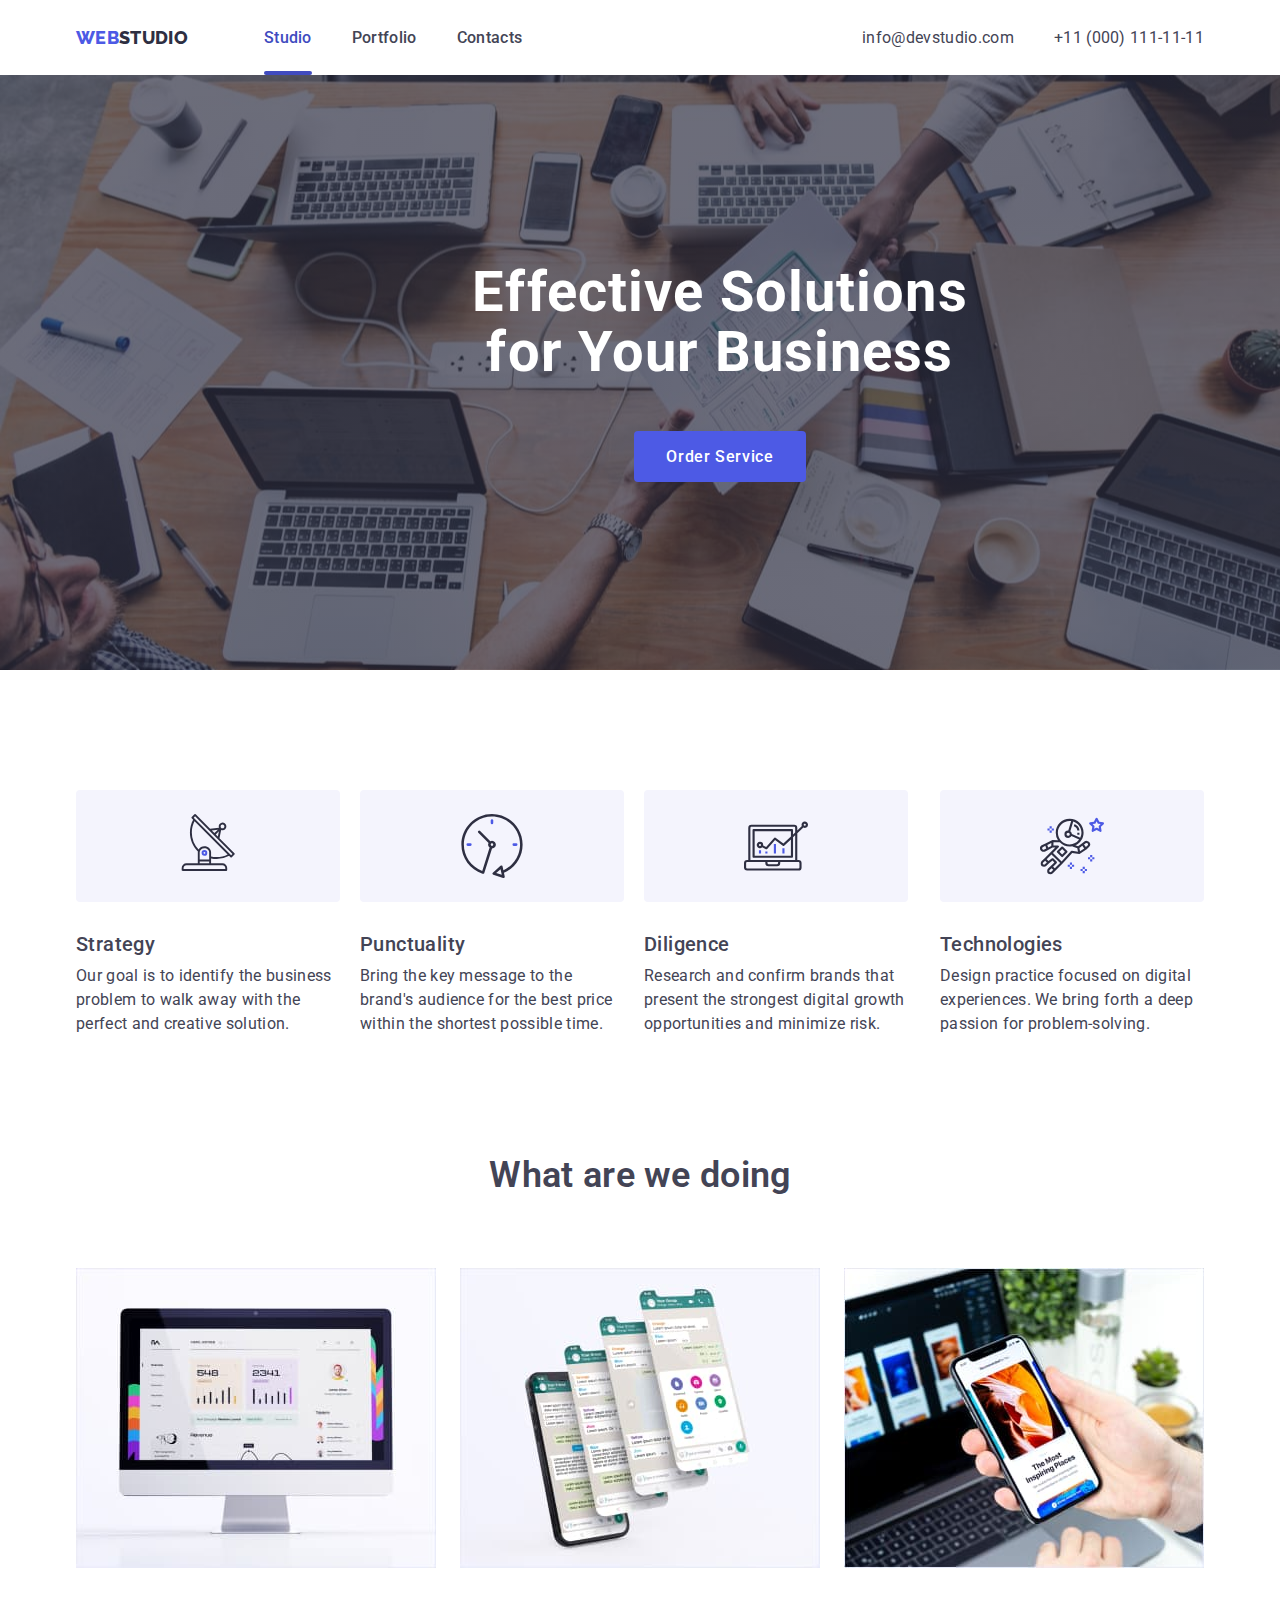
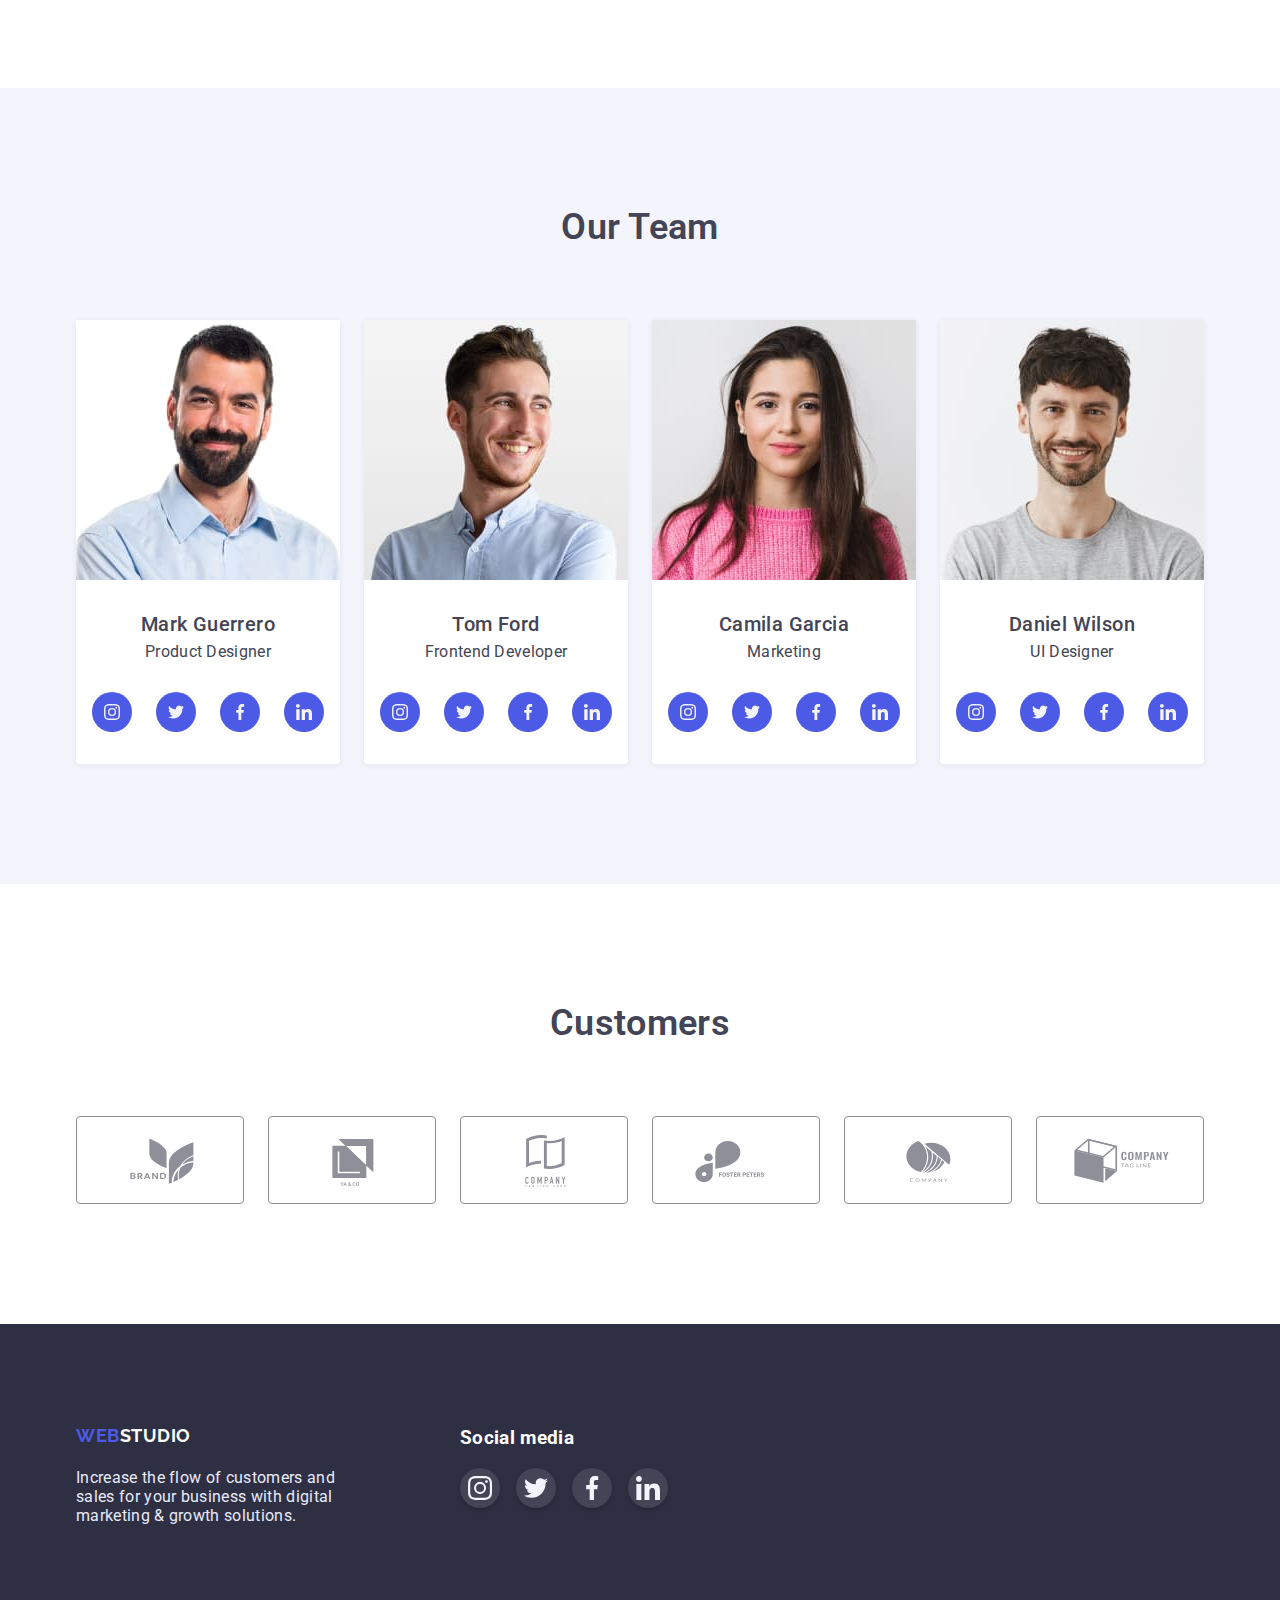
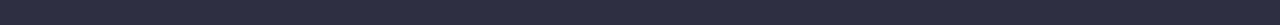
<file: index.html>
<!DOCTYPE html>
<html lang="en">
  <head>
    <meta charset="UTF-8" />
    <meta http-equiv="X-UA-Compatible" content="IE=edge" />
    <meta name="viewport" content="width=device-width, initial-scale=1.0" />
    <link
      rel="stylesheet"
      href="https://cdn.jsdelivr.net/npm/modern-normalize@1.1.0/modern-normalize.min.css"/>
    <link rel="stylesheet" href="./css/styles.css" />
    <link rel="preconnect" href="https://fonts.googleapis.com" />
    <link rel="preconnect" href="https://fonts.gstatic.com" crossorigin />
    <link href="https://fonts.googleapis.com/css2?family=Raleway:wght@800&family=Roboto:wght@400;500;700;900&display=swap" rel="stylesheet"/>
    
    <title>Web-Studio-(Version-3.0)</title>
  </head>


  <body class="body-site">
    <!--шапка сайту  -->
    <header class="header">
      <div class="container header-container">
        <nav class="header-nav">
          <a href="./index.html" id="logo" class="logos">
            <span class="logos-color">Web</span>Studio</a
          >
          <ul class="header-list list">
            <li class="header-item"><a class="header-link active link" href="./index.html">Studio</a></li>
            <li class="header-item">
              <a class="header-link link" href="./portfolio.html">Portfolio</a>
            </li>
            <li class="header-item"><a class="header-link link" href="./index.html">Contacts</a></li>
          </ul>
        </nav>
        <ul class="contacts-list list">
          <li>
            <a class="contacts link" href="mailto:info@devstudio.com">info@devstudio.com</a>
          </li>
          <li>
            <a class="contacts link" href="tel:+110001111111">+11 (000) 111-11-11</a>
          </li>
        </ul>
      </div>
    </header>

    <main class="main-site">
      <!-- секція 1 hero -->
      <section class="hero">
        <div class="container">
          <h1 class="hero-title">Effective Solutions for Your Business</h1>
          <button class="hero-btn btn" type="button" data-modal-open>Order Service</button>
        </div>
      </section>
        <div class="backdrop is-hidden" data-modal>
          <div class="modal">
            <button type="button" class="modal-bt-close" data-modal-close>
              <svg class="icon-vector">
                <use href="./images/icons.svg#close"></use>
              </svg>
            </button>
          </div>
        </div>
        
      <!-- секція 2 -->
      <section class="preference-content">
        <div class="container">
          <h2 class="visualy-hidden">webstudio</h2>
          <ul class="preference-list list">
            <li class="preference-item">
              <div class="icon-box">
                <svg class="icon">
                  <use href="./images/icons.svg#icon-strategy"></use>
                </svg>
              </div>
              <h3 class="preference-title title-second">Strategy</h3>
              <p class="preference-text">
                Our goal is to identify the business problem to walk away with the perfect and
                creative solution.
              </p>
            </li>
            <li class="preference-item">
              <div class="icon-box">
                <svg class="icon">
                  <use href="./images/icons.svg#icon-punctuality"></use>
                </svg>
              </div>
              <h3 class="preference-title title-second">Punctuality</h3>
              <p class="preference-text">
                Bring the key message to the brand's audience for the best price within the shortest
                possible time.
              </p>
            </li>
            <li class="preference-item">
              <div class="icon-box">
                <svg class="icon">
                  <use href="./images/icons.svg#icon-diligence"></use>
                </svg>
              </div>
              <h3 class="preference-title title-second">Diligence</h3>
              <p class="preference-text">
                Research and confirm brands that present the strongest digital growth opportunities
                and minimize risk.
              </p>
            </li>
            <li class="preference-item">
              <div class="icon-box">
                <svg class="icon">
                  <use href="./images/icons.svg#icon-technologies"></use>
                </svg>
              </div>
              <h3 class="preference-title title-second">Technologies</h3>
              <p class="preference-text">
                Design practice focused on digital experiences. We bring forth a deep passion for
                problem-solving.
              </p>
            </li>
          </ul>
        </div>
      </section>

      <!-- секція 3 -->
      <section class="work-content">
        <div class="container">
          <h2 class="title-first">What are we doing</h2>
          <ul class="work-list list">
            <li class="work-list-item">
              <img src="./images/img1.jpg" alt="siemple work_№1" width="360" height="300" />
            </li>
            <li class="work-list-item">
              <img src="./images/img2.jpg" alt="siemple work_№2" width="360" height="300" />
            </li>
            <li class="work-list-item">
              <img src="./images/img3.jpg" alt="siemple work_№3" width="360" height="300" />
            </li>
          </ul>
        </div>
      </section>

      <!-- секція 4 -->
      <section class="team-content">
        <div class="container">
          <h2 class="title-first">Our Team</h2>
          <ul class="team-list list">
            <li class="team-list-item">
              <img src="./images/mark.jpg" width="264" height="260" alt="photo by Mark Guerrero" />
              <div class="item-text">
                <h3 class="text-card">Mark Guerrero</h3>
                <p class="text-card-item">Product Designer</p>
              </div>
              <ul class="soc-list list">
                <li class="soc-item">
                  <a class="soc-item-link" href="">
                    <svg class="soc-item-icon" width="16" height="16">
                      <use href="./images/icons.svg#icon-instagram"></use>
                    </svg>
                  </a>
                </li>
                <li class="soc-item">
                  <a class="soc-item-link" href=""
                    ><svg class="soc-item-icon" width="16" height="16">
                      <use href="./images/icons.svg#icon-twitter"></use>
                    </svg>
                  </a>
                </li>
                <li class="soc-item">
                  <a class="soc-item-link" href="">
                    <svg class="soc-item-icon" width="16" height="16">
                      <use href="./images/icons.svg#icon-fb"></use>
                    </svg>
                  </a>
                </li>
                <li class="soc-item">
                  <a class="soc-item-link" href=""><svg class="soc-item-icon" width="16" height="16">
                      <use href="./images/icons.svg#icon-linkedin"></use>
                    </svg>
                  </a>
                </li>
              </ul>
            </li>
            <li class="team-list-item">
              <img src="./images/tom.jpg" width="264" height="260" alt="photo by Tom Ford" />
              <div class="item-text">
                <h3 class="text-card">Tom Ford</h3>
                <p class="text-card-item">Frontend Developer</p>
              </div>
              <ul class="soc-list list">
                <li class="soc-item">
                  <a class="soc-item-link" href="">
                    <svg class="soc-item-icon" width="16" height="16">
                      <use href="./images/icons.svg#icon-instagram"></use>
                    </svg>
                  </a>
                </li>
                <li class="soc-item">
                  <a class="soc-item-link" href=""><svg class="soc-item-icon" width="16" height="16">
                      <use href="./images/icons.svg#icon-twitter"></use>
                    </svg>
                  </a>
                </li>
                <li class="soc-item">
                  <a class="soc-item-link" href="">
                    <svg class="soc-item-icon" width="16" height="16">
                      <use href="./images/icons.svg#icon-fb"></use>
                    </svg>
                  </a>
                </li>
                <li class="soc-item">
                  <a class="soc-item-link" href=""><svg class="soc-item-icon" width="16" height="16">
                      <use href="./images/icons.svg#icon-linkedin"></use>
                    </svg>
                  </a>
                </li>
              </ul>
            </li>
            <li class="team-list-item">
              <img src="./images/camila.jpg" width="264" height="260" alt="photo by Camila Garcia"/>
              <div class="item-text">
                <h3 class="text-card">Camila Garcia</h3>
                <p class="text-card-item">Marketing</p>
              </div>
              <ul class="soc-list list">
                <li class="soc-item">
                  <a class="soc-item-link" href="">
                    <svg class="soc-item-icon" width="16" height="16">
                      <use href="./images/icons.svg#icon-instagram"></use>
                    </svg>
                  </a>
                </li>
                <li class="soc-item">
                  <a class="soc-item-link" href=""
                    ><svg class="soc-item-icon" width="16" height="16">
                      <use href="./images/icons.svg#icon-twitter"></use>
                    </svg>
                  </a>
                </li>
                <li class="soc-item">
                  <a class="soc-item-link" href="">
                    <svg class="soc-item-icon" width="16" height="16">
                      <use href="./images/icons.svg#icon-fb"></use>
                    </svg>
                  </a>
                </li>
                <li class="soc-item">
                  <a class="soc-item-link" href=""
                    ><svg class="soc-item-icon" width="16" height="16">
                      <use href="./images/icons.svg#icon-linkedin"></use>
                    </svg>
                  </a>
                </li>
              </ul>
            </li>
            <li class="team-list-item">
              <img
                src="./images/daniel.jpg"
                width="264"
                height="260"
                alt="photo by Daniel Wilson"/>
              <div class="item-text">
                <h3 class="text-card">Daniel Wilson</h3>
                <p class="text-card-item">UI Designer</p>
              </div>
              <ul class="soc-list list">
                <li class="soc-item">
                  <a class="soc-item-link" href="">
                    <svg class="soc-item-icon" width="16" height="16">
                      <use href="./images/icons.svg#icon-instagram"></use>
                    </svg>
                  </a>
                </li>
                <li class="soc-item">
                  <a class="soc-item-link" href=""
                    ><svg class="soc-item-icon" width="16" height="16">
                      <use href="./images/icons.svg#icon-twitter"></use>
                    </svg>
                  </a>
                </li>
                <li class="soc-item">
                  <a class="soc-item-link" href="">
                    <svg class="soc-item-icon" width="16" height="16">
                      <use href="./images/icons.svg#icon-fb"></use>
                    </svg>
                  </a>
                </li>
                <li class="soc-item">
                  <a class="soc-item-link" href="">
                    <svg class="soc-item-icon" width="16" height="16">
                      <use href="./images/icons.svg#icon-linkedin"></use>
                    </svg>
                  </a>
                </li>
              </ul>
            </li>
          </ul>
        </div>
      </section>
<!-- секція партнери -->
      <section class="customers-content">
        <div class="conteiner">
          <h2 class="title-first">Customers</h2>
          <ul class="customers-list list">
            <li class="customers-list-item">
              <a class="customers-link link" href="">
                <svg class="customers-icon" width="104" height="56">
                  <use href="./images/icons.svg#icon-brand"></use>
                </svg>
              </a>
            </li>
            <li class="customers-list-item">
              <a class="customers-link link" href="">
                <svg class="customers-icon" width="104" height="56">
                  <use href="./images/icons.svg#icon-yaico"></use>
                </svg>
              </a>
            </li>
            <li class="customers-list-item">
              <a class="customers-link link" href="">
                <svg class="customers-icon" width="104" height="56">
                  <use href="./images/icons.svg#icon-company"></use>
                </svg>
              </a>
            </li>
            <li class="customers-list-item">
              <a class="customers-link link" href="">
                <svg class="customers-icon" width="104" height="56">
                  <use href="./images/icons.svg#icon-foster"></use>
                </svg>
              </a>
            </li>
            <li class="customers-list-item">
              <a class="customers-link link" href="">
                <svg class="customers-icon" width="104" height="56">
                  <use href="./images/icons.svg#icon-tag"></use>
                </svg>
              </a>
            </li>
            <li class="customers-list-item">
              <a class="customers-link link" href="">
                <svg class="customers-icon" width="104" height="56">
                  <use href="./images/icons.svg#icon-tagline"></use>
                </svg>
              </a>
            </li>
          </ul>
        </div>
      </section>
    </main>
    <!-- підвал сайту -->
    <footer class="footer-style">
      <div class="container footer-logo-soc">
        <div>
          <a href="./index.html" class="logos-footer"
            ><span class="logos-color-footer">Web</span>Studio</a
          >
          <p class="footer-style-text">
            Increase the flow of customers and sales for your business with digital marketing &
            growth solutions.
          </p>
        </div>
        <div class="footer-soc">
          <h3 class="footer_soc_title">Social media</h3>
          <ul class="footer-soc-list list">
            <li class="footer-soc-item">
              <a class="footer-soc-item-link" href="">
                <svg class="footer-soc-item-icon" width="24" height="24">
                  <use href="./images/icons.svg#icon-instagram"></use>
                </svg>
              </a>
            </li>
            <li class="footer-soc-item">
              <a class="footer-soc-item-link" href=""
                ><svg class="footer-soc-item-icon" width="24" height="24">
                  <use href="./images/icons.svg#icon-twitter"></use>
                </svg>
              </a>
            </li>
            <li class="footer-soc-item">
              <a class="footer-soc-item-link" href=""
                ><svg class="footer-soc-item-icon" width="24" height="24">
                  <use href="./images/icons.svg#icon-fb"></use>
                </svg>
              </a>
            </li>
            <li class="footer-soc-item">
              <a class="footer-soc-item-link" href=""
                ><svg class="footer-soc-item-icon" width="24" height="24">
                  <use href="./images/icons.svg#icon-linkedin"></use>
                </svg>
              </a>
            </li>
          </ul>
        </div>
      </div>
    </footer>
  <script src="./js/modal.js"></script>
  </body>
</html>
</file>
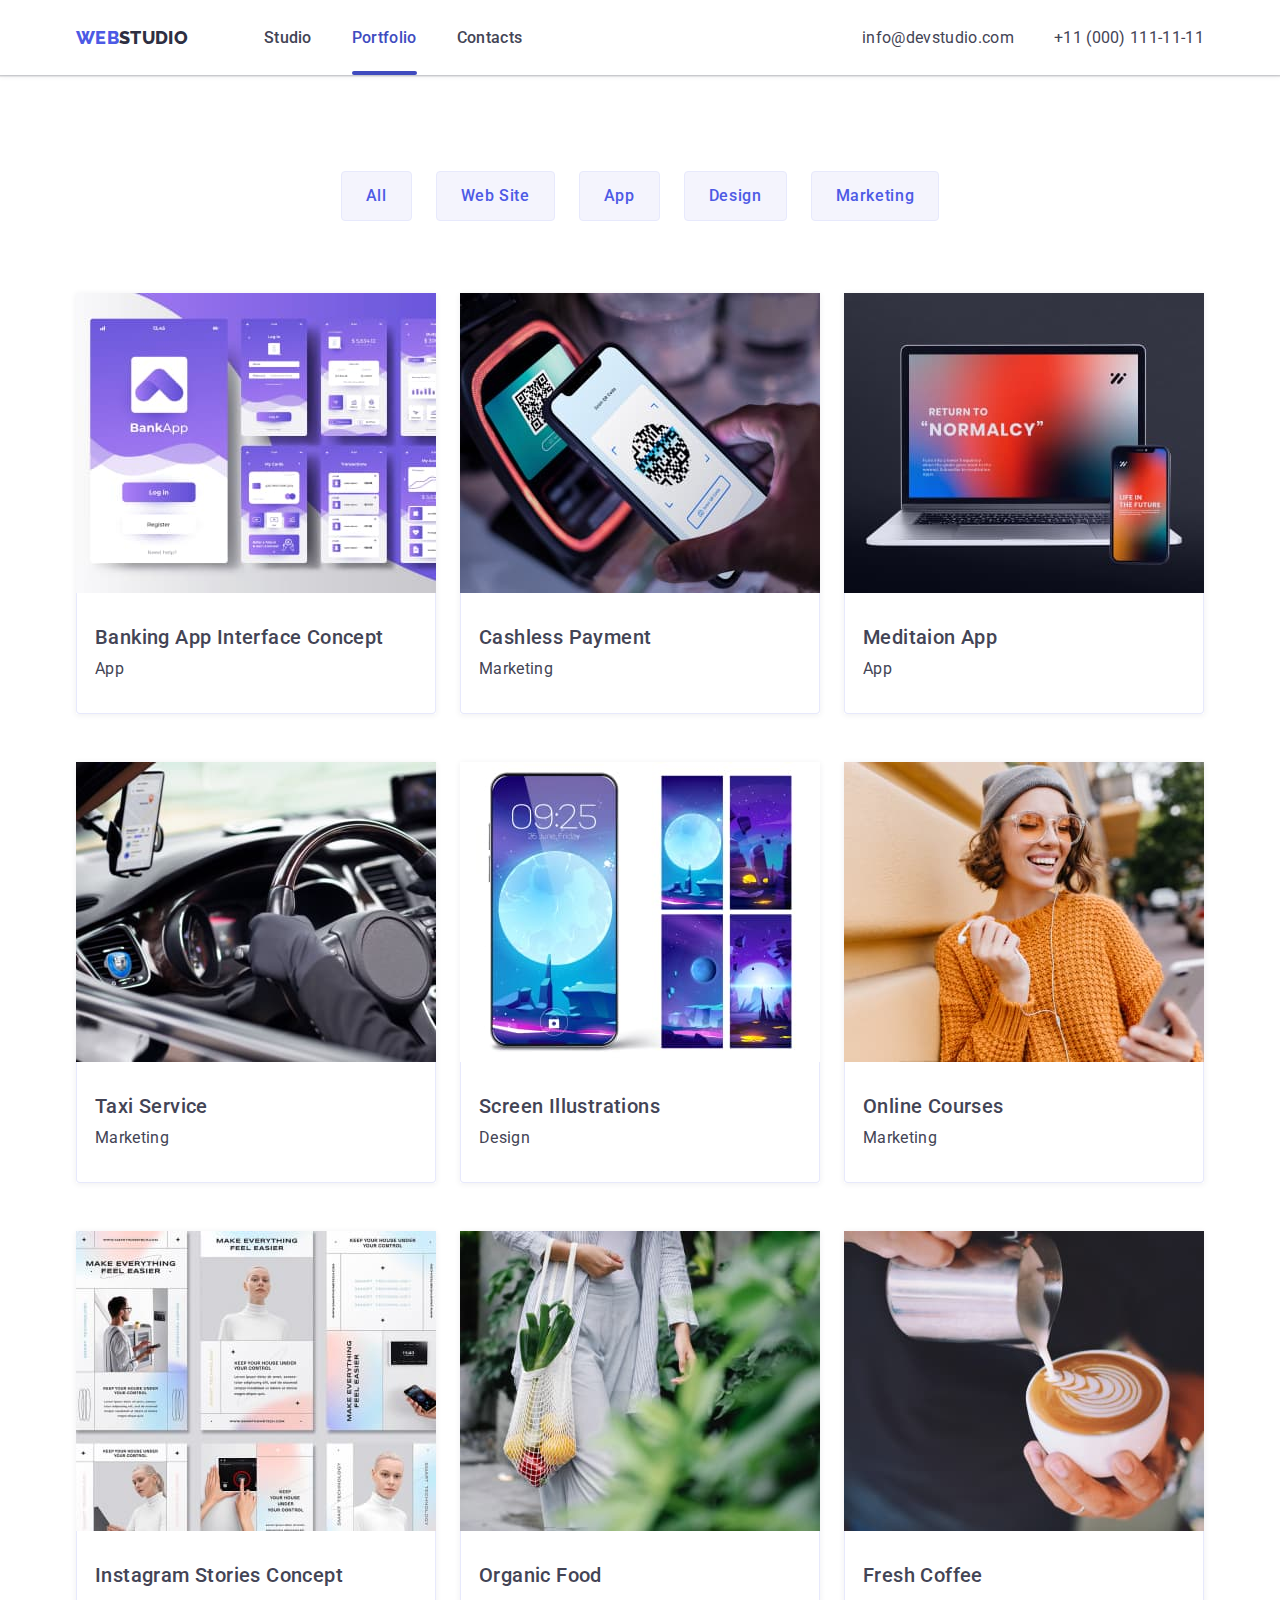
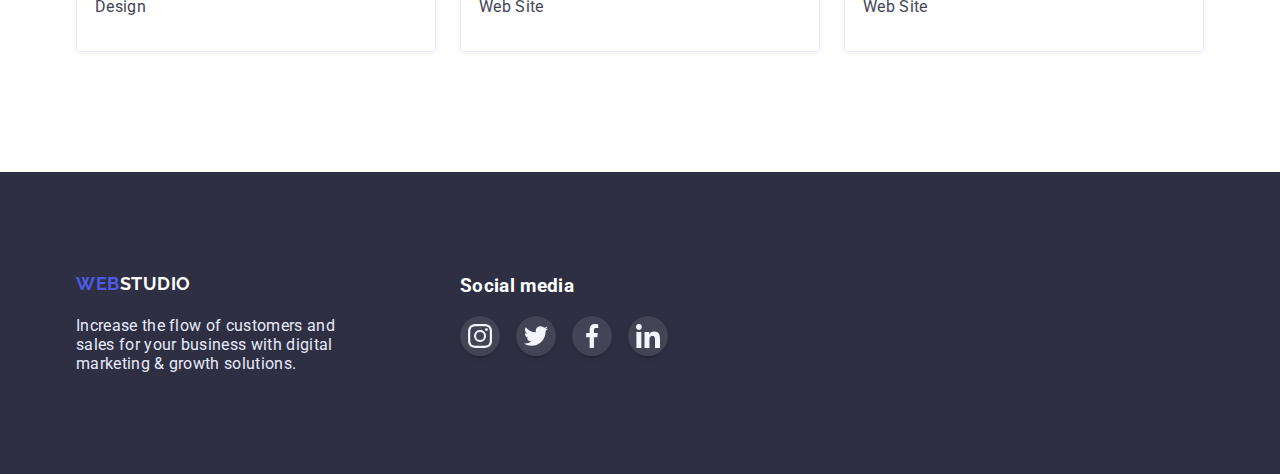
<file: portfolio.html>
<!DOCTYPE html>
<html lang="en">

<head>
  <meta charset="UTF-8" />
  <meta http-equiv="X-UA-Compatible" content="IE=edge" />
  <meta name="viewport" content="width=device-width, initial-scale=1.0" />
  <link rel="stylesheet" href="https://cdn.jsdelivr.net/npm/modern-normalize@1.1.0/modern-normalize.min.css">
  <link rel="stylesheet" href="./css/styles.css" />
  <link rel="preconnect" href="https://fonts.googleapis.com" />
  <link rel="preconnect" href="https://fonts.gstatic.com" crossorigin />
  <link href="https://fonts.googleapis.com/css2?family=Raleway:wght@800&family=Roboto:wght@400;500;700;900&display=swap"
    rel="stylesheet" />
  <title>Portfolio</title>
</head>

<body class="site-body">
  <header class="header">
    <div class="container header-container">
      <nav class="header-nav">
        <a href="./index.html" id="logo" class="logos"> <span class="logos-color">Web</span>Studio</a>
        <ul class="header-list list">
          <li class="header-item"><a class="header-link link" href="./index.html">Studio</a></li>
          <li class="header-item"><a class="header-link active link" href="./portfolio.html">Portfolio</a>
          <li class="header-item"><a class="header-link link" href="./index.html">Contacts</a></li>
        </ul>
      </nav>
      <ul class="contacts-list list">
        <li>
          <a class="contacts link" href="mailto:info@devstudio.com">info@devstudio.com</a>
        </li>
        <li>
          <a class="contacts link" href="tel:+110001111111">+11 (000) 111-11-11</a>
        </li>
      </ul>
    </div>
  </header>

  <main class="main">
    <section class="portfolio">
      <div class="container">
        <h1 class="visualy-hidden">Portfolio</h1>
        <!--filter buttons -->
        <div class="filter">
          <button class="filter-btn btn" type="button">All</button>
          <button class="filter-btn btn" type="button">Web Site</button>
          <button class="filter-btn btn" type="button">App</button>
          <button class="filter-btn btn" type="button">Design</button>
          <button class="filter-btn btn" type="button">Marketing</button>
        </div>
        <!--portfolio -->
        <ul class="portfolio-list list">
          <li class="portfolio-list-item">
            <a class="portfolio-link" href="#">
              <div class="portfolio-containerfade">
                <img src="./images/app.jpg" alt="phone app" width="360" height="300">
                <p class="portfolio-textfade">14 Stylish and User-Friendly App Design Concepts · Task Manager App ·
                  Calorie Tracker App · Exotic Fruit Ecommerce App · Cloud Storage App</p>
              </div>
              <div class="portfolio-item-title">
                <h2 class="title-second">Banking App Interface Concept</h2>
                <p>App</p>
              </div>
            </a>
          </li>
          <li class="portfolio-list-item">
            <a class="portfolio-link" href="#">
              <div class="portfolio-containerfade">
                <img src="./images/marketing.jpg" alt="marketing" width="360" height="300">
                <p class="portfolio-textfade">14 Stylish and User-Friendly App Design Concepts · Task Manager App ·
                  Calorie Tracker App · Exotic Fruit Ecommerce App · Cloud Storage App</p>
              </div>
              <div class="portfolio-item-title">
                <h2 class="title-second">Cashless Payment</h2>
                <p>Marketing</p>
              </div>
            </a>
          </li>
          <li class="portfolio-list-item">
            <a class="portfolio-link" href="#">
              <div class="portfolio-containerfade">
                <img src="./images/meditation.jpg" alt="Screenshots from the phone banking application" width="360"
                  height="300">
                <p class="portfolio-textfade">14 Stylish and User-Friendly App Design Concepts · Task Manager App ·
                  Calorie Tracker App · Exotic Fruit Ecommerce App ·
                  Cloud Storage App</p>
              </div>
              <div class="portfolio-item-title">
                <h2 class="title-second">Meditaion App</h2>
                <p>App</p>
              </div>
            </a>
          </li>
          <li class="portfolio-list-item">
            <a class="portfolio-link" href="#">
              <div class="portfolio-containerfade">
                <img src="./images/taxi.jpg" alt="the phone in the holder and the driver" width="360" height="300">
                <p class="portfolio-textfade">14 Stylish and User-Friendly App Design Concepts · Task Manager App ·
                  Calorie Tracker App · Exotic Fruit Ecommerce App · Cloud Storage App</p>
              </div>
              <div class="portfolio-item-title">
                <h2 class="title-second">Taxi Service</h2>
                <p>Marketing</p>
              </div>
            </a>
          </li>
          <li class="portfolio-list-item">
            <a class="portfolio-link" href="#">
              <div class="portfolio-containerfade">
                <img src="./images/design.jpg" alt="Five screenshots from the phone" width="360" height="300">
                <p class="portfolio-textfade">14 Stylish and User-Friendly App Design Concepts · Task Manager App ·
                  Calorie Tracker App · Exotic Fruit Ecommerce App ·
                  Cloud Storage App</p>
              </div>
              <div class="portfolio-item-title">
                <h2 class="title-second">Screen Illustrations</h2>
                <p>Design</p>
              </div>
            </a>
          </li>
          <li class="portfolio-list-item">
            <a class="portfolio-link" href="#">
              <div class="portfolio-containerfade">
                <img src="./images/online.jpg" alt="girl with headphones " width="360" height="300">
                <p class="portfolio-textfade">14 Stylish and User-Friendly App Design Concepts · Task Manager App ·
                  Calorie Tracker App · Exotic Fruit Ecommerce App ·
                  Cloud Storage App</p>
              </div>
              <div class="portfolio-item-title">
                <h2 class="title-second">Online Courses</h2>
                <p>Marketing</p>
              </div>
            </a>
          </li>
          <li class="portfolio-list-item">
            <a class="portfolio-link" href="#">
              <div class="portfolio-containerfade">
                <img src="./images/instagram.jpg" alt="Instagram page on your phone screen " width="360" height="300">
                <p class="portfolio-textfade">14 Stylish and User-Friendly App Design Concepts · Task Manager App ·
                  Calorie Tracker App · Exotic Fruit Ecommerce App ·
                  Cloud Storage App</p>
              </div>
              <div class="portfolio-item-title">
                <h2 class="title-second">Instagram Stories Concept</h2>
                <p>Design</p>
              </div>
            </a>
          </li>
          <li class="portfolio-list-item">
            <a class="portfolio-link" href="#">
              <div class="portfolio-containerfade">
                <img src="./images/food.jpg" alt="a girl holding an eco-bag of vegetables" width="360" height="300">
                <p class="portfolio-textfade">14 Stylish and User-Friendly App Design Concepts · Task Manager App ·
                  Calorie Tracker App · Exotic Fruit Ecommerce App ·
                  Cloud Storage App</p>
              </div>
              <div class="portfolio-item-title">
                <h2 class="title-second">Organic Food</h2>
                <p>Web Site</p>
              </div>
            </a>
          </li>
          <li class="portfolio-list-item">
            <a class="portfolio-link" href="#">
              <div class="portfolio-containerfade">
                <img src="./images/coffee.jpg" alt="The barista pours the cappuccino" width="360" height="300">
                <p class="portfolio-textfade">14 Stylish and User-Friendly App Design Concepts · Task Manager App ·
                  Calorie
                  Tracker App · Exotic Fruit Ecommerce App ·
                  Cloud Storage App</p>
              </div>
              <div class="portfolio-item-title">
                <h2 class="title-second">Fresh Coffee</h2>
                <p>Web Site</p>
              </div>
            </a>
          </li>
        </ul>
    </section>

  </main>
  <!--footer-->
  <footer class="footer-style">
    <div class="container footer-logo-soc">
      <div>
        <a href="./index.html" class="logos-footer"><span class="logos-color-footer">Web</span>Studio</a>
        <p class="footer-style-text">
          Increase the flow of customers and sales for your business with digital
          marketing & growth solutions.
        </p>
      </div>
      <div class="footer-soc">
        <h3 class="footer_soc_title">Social media</h3>
        <ul class="footer-soc-list list">
          <li class="footer-soc-item">
            <a class="footer-soc-item-link" href="">
              <svg class="footer-soc-item-icon" width="24" height="24">
                <use href="./images/icons.svg#icon-instagram"></use>
              </svg>
            </a>
          </li>
          <li class="footer-soc-item">
            <a class="footer-soc-item-link" href=""><svg class="footer-soc-item-icon" width="24" height="24">
                <use href="./images/icons.svg#icon-twitter"></use>
              </svg>
            </a>
          </li>
          <li class="footer-soc-item">
            <a class="footer-soc-item-link" href=""><svg class="footer-soc-item-icon" width="24" height="24">
                <use href="./images/icons.svg#icon-fb"></use>
              </svg>
            </a>
          </li>
          <li class="footer-soc-item">
            <a class="footer-soc-item-link" href=""><svg class="footer-soc-item-icon" width="24" height="24">
                <use href="./images/icons.svg#icon-linkedin"></use>
              </svg>
            </a>
          </li>
        </ul>
      </div>
    </div>
  </footer>
</body>

</html>
</file>
<file: css/styles.css>
:root {
    --text-color: #2E2F42;
    --secondary-text-color: #434455;
    --accent-brand: #4D5AE5;
    --accent-active: #404BBF;
    --accent-social: #31D0AA;
    --text-color: #ffffff;
    --header-bg-color: #ffffff;
    --team-bg-color: #F4F4FD;
    --filter-btn-bg-color: #F4F4FD;
    --social-item-icon: #F4F4FD;
    --filter-btn-text-color: #ffffff;
    --footer-bg-color: #2E2F42;
    --hover-active-transition: 250ms cubic-bezier(0.4, 0, 0.2, 1);
}
    
*,
*::before,
*::after {
    box-sizing: border-box;
}

h1,
h2,
h3,
ul,
p {
    margin: 0;
    padding: 0;
    color: var(--secondary-text-color);
}

ul{
    padding-left: 0;
}

/* забираємо підкреслення з посилань */
a {
    text-decoration: none;
    color: var(--text-color);
}
/* список в рядок */
ul>li {
    display: inline;
}
/* Логотип */
.logos {
    text-transform: uppercase;
    font-family: 'Raleway', sans-serif;
    font-weight: 800;
    font-size: 18px;
    color: #2E2F42;
    /* transition: 250ms cubic-bezier(0.4, 0, 0.2, 1); */
}
.logos-color {
    color: var(--accent-brand);
}
img{
    display: block;
    max-width: 100%;
}
body{
    font-family: "Roboto", sans-serif;
    font-weight: 400;
    font-size: 16px;
    line-height: 1.5;
    letter-spacing: 0.02em;
    color: var(--secondary-text-color);
}
.visualy-hidden{
    position: absolute;
    white-space: nowrap;
    width: 1px;
    height: 1px;
    overflow: hidden;
    border: 0;
    padding: 0;
    clip: rect(0 0 0 0);
    clip-path: inset(50%);
    margin: -1px;
}
.preference-content{
    padding-top: 120px;
    padding-bottom: 120px;
}
.list{
    list-style: none;
}
.link {
    text-decoration: none;
    color: var(--secondary-text-color)
}
.preference-list{
    display: flex;
    padding: auto;
    gap: 20px;
}
/* svg icons переваги */
.icon-box{
    box-sizing: border-box;
    display: flex;
    width: 264px;
    height: 112px;
    background: var(--team-bg-color);
    align-items: center;
    justify-content: center;
    border-radius: 4px;
    border: none;
    margin-bottom: 30px;
}
.icon{
    height: 64px;
    width: 64px;
    background-size: auto;
    background-repeat: no-repeat;
    background-position: center;    
}
/* стилі заголовків */
.title-second, .text-card{
    font-weight: 500;
    font-size: 20px;
    letter-spacing: 0.02em;
    line-height: 1.2;
    color: var(--secondary-text-color);
    margin-bottom: 8px;
}
.title-first{
    font-weight: 600;
    font-size: 36px;
    line-height: 1.11;
    color: var(--secondary-text-color);
    text-align: center;
    margin-bottom: 72px;
}
.work-list{
    display: flex;
    flex-wrap: wrap;
    justify-content: center;
    column-gap: 24px;
    row-gap: 48px;
}
.work-content{
    padding-top: 0;
    padding-bottom: 120px;
}
.text-card-item {
    font-weight: 400;
    font-size: 16px;
    line-height: 1;
    letter-spacing: 0.02em;
    color: var(--secondary-text-color);
}
.team-content {
    padding-top: 120px;
    padding-bottom: 120px;
    background-color: var(--team-bg-color);
}
.team-content {
    padding-top: 120px;
    padding-bottom: 120px;
}
.team-list {
    display: flex;
    gap: 20px;
    flex-wrap: wrap;
    justify-content: center;
    column-gap: 24px;
    row-gap: 48px;
}
.team-list-item {
    display: block;
    background-color: var(--header-bg-color);
    box-shadow: 0px 1px 6px rgba(46, 47, 66, 0.08);
    border-radius: 0px 0px 4px 4px;
}
.item-text {
    text-align: center;
    letter-spacing: 0.02em;
    color:var(--secondary-text-color);
    padding-top: 32px;
    padding-bottom: 32px;
}
.soc-list {
    display: flex;
    width: 232px;
    margin-left: auto;
    margin-right: auto;
    margin-bottom: 32px;
    justify-content: center;
    gap: 24px;
}
.soc-item-link {
    width: 40px;
    height: 40px;
    background-color: var(--accent-brand);
    border-radius: 50%;
    display: flex;
    align-items: center;
    justify-content: center;
    transition: background-color var(--hover-active-transition);
}
.soc-item-link:hover,
.soc-item-link:focus {
    background-color: var(--accent-active);
}
.soc-item-icon {
    fill: var(--social-item-icon);
}
 /* customers */
.customers-content {
    padding-bottom: 120px;
    padding-top: 120px;
}
.customers-list {
    display: flex;
    justify-content: center;
    gap: 24px;
}
.customers-link {
    border-radius: 4px;
    display: flex;
    align-items: center;
    justify-content: center;
    width: 168px;
    height: 88px;
    border: 1px solid #8E8F99;
    fill: #8E8F99;
    transition: fill var(--hover-active-transition), border var(--hover-active-transition);
}
.customers-link:hover,
.customers-link:focus {
    border: 1px solid var(--accent-active);
    fill: var(--accent-active);
}
/* header */
.header-container{
    display: flex;
}
.container{
    width: 1158px;
    margin: 0 auto;
    padding-left: 15px;
    padding-right: 15px;
}
.header-nav{
    display: flex;
    margin-right: auto;
    align-items: center;
    flex-direction: row;
    justify-content: space-between;
}
.header{
    background-color: var(--header-bg-color);
    padding-top: 24px;
    padding-bottom: 24px;
    display: flex;
    box-shadow: 0px 2px 1px rgba(46, 47, 66, 0.08), 
    0px 1px 1px rgba(46, 47, 66, 0.16), 
    0px 1px 6px rgba(46, 47, 66, 0.08);
}
.header-list {
    display: flex;
    align-items: center;
    gap: 40px;
    margin-left: 76px;
    margin-right: 76px;
}
.header-link{
    position: relative;
    padding-bottom: 26px;
    font-weight: 500;
    font-size: 16px;
    line-height: 1.5;
    letter-spacing: 0.02em;
    color: var(--secondary-text-color);
    border-bottom: 4px solid transparent;
    transition: color var(--hover-active-transition);
}
.header-link.active::after,
.header-link:hover::after{
    display: block;
    content: "";
    position: absolute;
    width: 100%;
    height: 4px;
    border-radius: 2px;
    bottom: -2px;
    left: 0;
    background-color: var(--accent-active);
}
.header-link.active,
.header-link:hover,
.header-link:focus {
    color: var(--accent-active);
}
.contacts-list {
    display: flex;
    align-items: center;
    gap: 40px;
}
.contacts{
    transition: color var(--hover-active-transition);
}
.link:hover,
.link:focus,
.contacts:hover,
.contacts:focus{
    color: var(--accent-active);
    transition: color var(--hover-active-transition);
}
/* hero */
.hero {
    width: 1440px;
    background-image: linear-gradient(rgba(46, 47, 66, 0.7), rgba(46, 47, 66, 0.7)), url(../images/people-office.jpg);
    margin-left: auto;
    margin-right: auto;
    background-position: center;
    background-size: 100%;
    background-repeat: no-repeat;
    padding-top: 188px;
    padding-bottom: 188px;
}
.hero-title {
    font-weight: 700;
    font-size: 56px;
    line-height: 1.07;
    text-align: center;
    letter-spacing: 0.02em;
    margin-left: auto;
    margin-right: auto;
    margin-bottom: 48px;
    width: 496px;
    color: #ffffff;
}
.btn {
    cursor: pointer;
    border: none;
    font-family: inherit;
    border-radius: 4px;
}
.hero-btn {
    font-weight: 500;
    font-size: 16px;
    line-height: 1.19;
    align-items: center;
    letter-spacing: 0.04em;
    color: #ffffff;
    background-color: var(--accent-brand);
    margin-left: auto;
    margin-right: auto;
    display: flex;
    padding: 16px 32px;
    transition: background-color var(--hover-active-transition);
}
.hero-btn:hover,
.hero-btn:focus {
    background-color: var(--accent-active);
    box-shadow: 0px 4px 4px rgba(0, 0, 0, 0.15);
}
/* modal */
.backdrop{
    position: fixed;
    top: 0;
    width: 100%;
    height: 100%;
    background: rgba(46, 47, 66, 0.4);
    /* transition: color 250ms cubic-bezier(0.4, 0, 0.2, 1); */
    transition: opacity 250ms cubic-bezier(0.4, 0, 0.2, 1), visibility 250ms cubic-bezier(0.4, 0, 0.2, 1);
}
.backdrop.is-hidden{
    opacity: 0;
    pointer-events: none;
}
.modal{
    position: absolute;
    top: 50%;
    left: 50%;
    transform: translate(-50%, -50%) scaleX(1);
    transition: transform 250ms linear;
    height: 576px;
    width: 408px;
    background-color: #FCFCFC;
    box-shadow: 0px 1px 1px rgba(0, 0, 0, 0.14), 0px 1px 3px rgba(0, 0, 0, 0.12), 0px 2px 1px rgba(0, 0, 0, 0.2);
    border-radius: 4px;     
}
.modal-bt-close{
    position: absolute;
    right: 24px;
    top: 24px;
    width: 24px;
    height: 24px;
    border-radius: 50%;
    background: #E7E9FC;
    border: 1px solid rgba(0, 0, 0, 0.1);
    cursor: pointer;
}
.icon-vector{
    position: relative;
    width: 8px;
    height: 8px;
}
.backdrop.is-hidden .modal{
    transform: translate(-50%, -50%) scaleX(0);
}
/* фільтр */
.filter-btn {
    font-weight: 500;
    font-size: 16px;
    line-height: 1.5;
    align-items: center;
    text-align: center;
    letter-spacing: 0.04em;
    color: var(--accent-brand);
    background-color: #F4F4FD;
    padding: 12px 24px;
    gap: 24px;
    border: 1px solid #E7E9FC;
    transition: color 250ms cubic-bezier(0.4, 0, 0.2, 1),
            background-color 250ms cubic-bezier(0.4, 0, 0.2, 1),
            border 250ms cubic-bezier(0.4, 0, 0.2, 1),
            box-shadow 250ms cubic-bezier(0.4, 0, 0.2, 1);
    }
.filter-btn:hover,
.filter-btn:focus {
    background-color: var(--accent-brand);
    color: #ffffff;
    border: 1px solid var(--accent-brand);
    box-shadow: 0px 3px 1px rgba(0, 0, 0, 0.1), 0px 2px 1px rgba(0, 0, 0, 0.08), 0px 2px 2px rgba(0, 0, 0, 0.12);
    border-radius: 4px;
    
}
.filter{
    display: flex;
    margin: 0 auto;
    flex-wrap: wrap;
    justify-content: center;
    column-gap: 24px;
    margin-bottom: 72px;
}
.portfolio {
    padding-top: 96px;
    padding-bottom: 120px;
}
/* портфоліо */
.portfolio-list-item{
    display: block;
    background-color: #ffffff;
    width: 360px;
    padding: 0 auto;
    box-shadow: 0px 1px 6px rgba(46, 47, 66, 0.08);
    transition: var(--hover-active-transition);
}
.portfolio-list-item:hover,
.portfolio-list-item:focus{
    box-shadow: 0px 1px 6px rgba(46, 47, 66, 0.08),
    0px 1px 1px rgba(46, 47, 66, 0.16),
    0px 2px 1px rgba(46, 47, 66, 0.08);
}
.portfolio-link:hover .portfolio-textfade,
.portfolio-link:focus .portfolio-textfade{
    transform: translateY(0);
}
.portfolio-link{
    display: block;
    text-decoration: none;
}
.portfolio-containerfade {
    position: relative;
    overflow: hidden;
}
.portfolio-textfade {
    position: absolute;
    display: inline-block;
    /* overflow-y: scroll; */
    content: "";
    top: 0;
    left: 0;
    width: 100%;
    height: 100%;
    background: var(--accent-brand);
    color: #ffffff;
    padding-top: 40px;
    padding-left: 32px;
    padding-right: 32px;
    transform: translateY(100%);
    transition: var(--hover-active-transition);
}
.portfolio-item-title {
    padding-top: 32px;
    padding-bottom: 32px;
    padding-left: 18px;
    color: var(--text-color);
    border-bottom: 1px solid #E7E9FC;
    border-right: 1px solid #E7E9FC;
    border-left: 1px solid #E7E9FC;
    border-radius: 0px 0px 4px 4px;
}
.portfolio-list{
    display: flex;
    flex-wrap: wrap;
    justify-content: center;
    column-gap: 24px;
    row-gap: 48px;
}
/* підвал сайту */
.footer-style {
    background-color: var(--footer-bg-color);
    color: #ffffff;
    padding-top: 100px;
    padding-bottom: 100px;
}
.footer-style-text {
    font-weight: 400;
    font-size: 16px;
    line-height: 1.2;
    letter-spacing: 1;
    color: #E7E9FC;
    width: 264px;
    margin-top: 20px;
}
.logos-footer {
    font-family: 'Raleway';
    font-weight: 700;
    font-size: 18px;
    line-height: 1.33;
    letter-spacing: 0.03em;
    color:#ffffff;
    text-transform: uppercase;
    display: flex;
}
.logos-color-footer {
    color: var(--accent-brand);
}
.footer-logo-soc {
    display: flex;
    gap: 120px;
}
.footer-text {
    color: #E7E9FC;
    width: 264px;
    margin-top: 16px;
}
.footer-soc {
    width: 208px;
    height: 80px;
}
.footer-soc-list {
    display: flex;
    justify-content: center;
    gap: 16px;
}
.footer_soc_title {
    color: #ffffff;
    margin-bottom: 16px;
}
.footer-soc-item-icon {
    fill: #F4F4FD;
}
.footer-soc-item-link {
    box-shadow: 0 2px 4px rgba(0, 0, 0, 0.25);
    background-color: rgba(255, 255, 255, 0.1);
    width: 100%;
    height: 100%;
    border-radius: 50%;
    display: flex;
    align-items: center;
    justify-content: center;
    width: 40px;
    height: 40px;
    transition: background-color var(--hover-active-transition);
}
.footer-soc-item-link:hover,
.footer-soc-item-link:focus {
    background-color: var(--accent-social);
}
</file>
